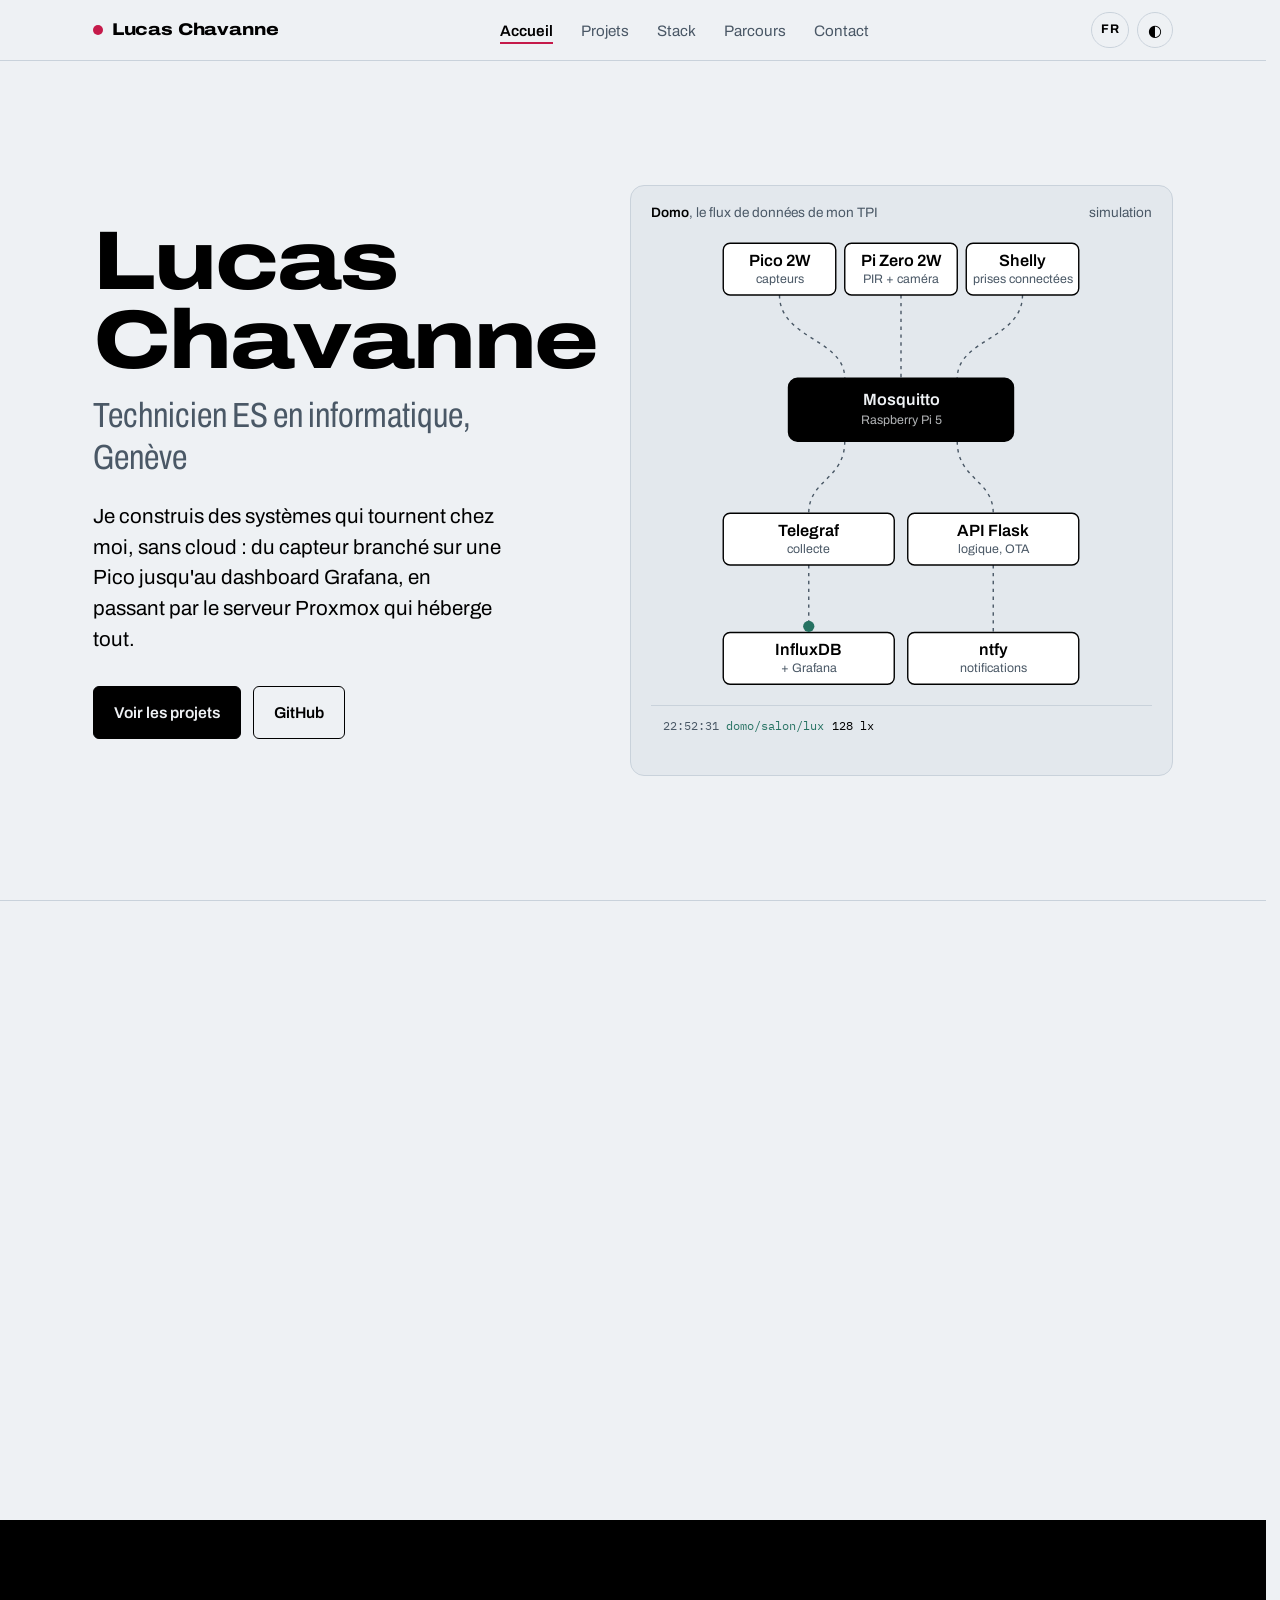
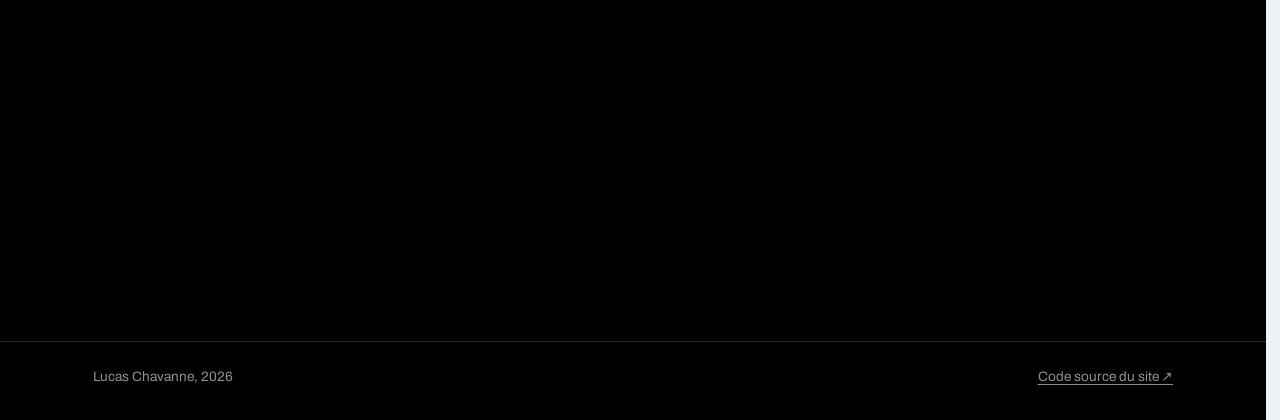
<file: index.html>
<!DOCTYPE html>
<html lang="fr">
<head>
<meta charset="utf-8">
<meta name="viewport" content="width=device-width, initial-scale=1, viewport-fit=cover">
<title>Lucas Chavanne · Systèmes, IoT et self-hosting</title>
<meta name="description" content="Portfolio de Lucas Chavanne, technicien ES en informatique, étudiant à la HEG Genève : administration système, Proxmox, IoT sur Raspberry Pi et Pico 2W, InfluxDB et Grafana.">
<link rel="canonical" href="https://lucas-chvnn.ch/">
<link rel="alternate" hreflang="fr" href="https://lucas-chvnn.ch/">
<link rel="alternate" hreflang="en" href="https://lucas-chvnn.ch/en/">
<link rel="alternate" hreflang="x-default" href="https://lucas-chvnn.ch/">
<meta property="og:type" content="website">
<meta property="og:locale" content="fr_CH">
<meta property="og:locale:alternate" content="en_GB">
<meta property="og:site_name" content="Lucas Chavanne">
<meta property="og:title" content="Lucas Chavanne · Systèmes, IoT et self-hosting">
<meta property="og:description" content="Technicien ES en informatique, étudiant à la HEG Genève. Administration système, IoT et données : de la Pico au dashboard Grafana.">
<meta property="og:url" content="https://lucas-chvnn.ch/">
<meta property="og:image" content="https://lucas-chvnn.ch/assets/og.png">
<meta property="og:image:width" content="1200">
<meta property="og:image:height" content="630">
<meta property="og:image:alt" content="Lucas Chavanne, technicien ES en informatique. Systèmes, IoT et self-hosting.">
<meta name="twitter:card" content="summary_large_image">
<script type="application/ld+json">
{"@context":"https://schema.org","@type":"Person","name":"Lucas Chavanne","url":"https://lucas-chvnn.ch/","jobTitle":"Technicien ES en informatique","address":{"@type":"PostalAddress","addressLocality":"Genève","addressCountry":"CH"},"alumniOf":{"@type":"EducationalOrganization","name":"CFPT Genève"},"sameAs":["https://github.com/lucas-chvnn-info"],"knowsAbout":["Administration système","Virtualisation Proxmox","IoT","MQTT","InfluxDB","Grafana"]}
</script>
<meta name="theme-color" content="#EEF1F4" media="(prefers-color-scheme: light)">
<meta name="theme-color" content="#111112" media="(prefers-color-scheme: dark)">
<link rel="icon" href="data:image/svg+xml,%3Csvg xmlns='http://www.w3.org/2000/svg' viewBox='0 0 32 32'%3E%3Ccircle cx='16' cy='16' r='9' fill='%23C51A4A'/%3E%3C/svg%3E">
<script>
/* Avant le premier rendu : thème enregistré, et splash une seule fois par session */
(function(){
  var d=document.documentElement;
  d.classList.add('js'); /* sans JavaScript, tout le contenu reste visible : voir les règles html:not(.js) */
  try{var t=localStorage.getItem('theme'); if(t) d.setAttribute('data-theme',t);}catch(e){}
  try{
    if(!sessionStorage.getItem('splash') && !matchMedia('(prefers-reduced-motion: reduce)').matches){
      d.classList.add('has-splash'); sessionStorage.setItem('splash','1');
    }
  }catch(e){}
})();
</script>
<link rel="preload" href="/assets/fonts/archivo-latin-wdth-normal.woff2" as="font" type="font/woff2" crossorigin>
<link rel="stylesheet" href="/assets/site.css">
</head>
<body>

<div id="splash" aria-hidden="true">
  <div class="sp-inner">
    <div class="sp-brand"><span class="brand-dot"></span>Lucas Chavanne</div>
    <div class="sp-wire"><i class="sp-pkt"></i></div>
    <div class="sp-log mono"><span class="t">portfolio/accueil</span><span>connecté</span></div>
  </div>
</div>

<a class="skip" href="#top" id="skip">Aller au contenu</a>

<nav class="nav" aria-label="Navigation principale">
  <div class="wrap">
    <a href="#/" class="brand"><span class="brand-dot" aria-hidden="true"></span>Lucas Chavanne</a>
    <ul>
      <li><a href="#/" data-nav="accueil">Accueil</a></li>
      <li><a href="#/projets" data-nav="projets">Projets</a></li>
      <li><a href="#/stack" data-nav="stack">Stack</a></li>
      <li><a href="#/parcours" data-nav="parcours">Parcours</a></li>
      <li><a href="#contact">Contact</a></li>
    </ul>
    <div class="nav-tools">
      <a class="lang" id="langLink" href="/en/" hreflang="en" title="Passer en anglais" aria-label="FR — passer en anglais">FR</a>
      <button class="theme-btn" id="themeBtn" type="button" aria-label="Changer de thème">◐</button>
    </div>
  </div>
</nav>

<main id="top" tabindex="-1">
<div class="page" data-page="accueil" data-title="Lucas Chavanne · Systèmes, IoT et self-hosting">
  <header class="hero">
    <div class="wrap hero-grid">
      <div class="hero-copy">
        <h1>Lucas Chavanne<span>Technicien ES en informatique, Genève</span></h1>
        <p class="lede">Je construis des systèmes qui tournent chez moi, sans cloud : du capteur branché sur une Pico jusqu'au dashboard Grafana, en passant par le serveur Proxmox qui héberge tout.</p>
        <div class="cta-row">
          <a class="btn btn-primary" href="#/projets">Voir les projets</a>
          <a class="btn btn-ghost" href="https://github.com/lucas-chvnn-info" target="_blank" rel="noopener">GitHub</a>
        </div>
      </div>

      <figure class="topo" aria-labelledby="topoCap">
        <div class="topo-head"><span id="topoCap"><strong>Domo</strong>, le flux de données de mon TPI</span><span>simulation</span></div>
        <svg id="topoSvg" viewBox="0 0 600 420" role="img" aria-label="Architecture Domo : la Pico 2W, la Pi Zero 2W et les prises Shelly publient sur le broker Mosquitto du Raspberry Pi 5, qui alimente Telegraf, InfluxDB et Grafana, ainsi que l'API Flask qui envoie les alertes via ntfy."></svg>
        <div class="log mono" id="log" aria-hidden="true"></div>
      </figure>
    </div>
  </header>

  <section id="apropos">
    <div class="wrap">
      <div class="sec-head reveal">
        <h2>À propos</h2>
      </div>
      <div class="about-grid">
        <div class="reveal">
          <p>Technicien ES en informatique diplômé du CFPT Genève, j'étudie maintenant l'informatique de gestion à la HEG Genève, en 2<sup>e</sup> année. Ce qui m'intéresse, c'est l'ensemble de la chaîne : choisir le matériel, écrire le firmware, faire circuler les données proprement et les rendre lisibles.</p>
          <p>La plupart de mes projets tournent sur mon propre serveur Proxmox. J'y héberge mon GitLab avec ses pipelines CI/CD, mes services multimédia et ma domotique.</p>
          <p>Mon travail de diplôme, Domo, est un système domotique complet, entièrement local et open source, conçu du câblage des capteurs jusqu'au déploiement automatisé.</p>
        </div>
        <dl class="facts reveal" style="transition-delay:120ms">
          <div><dt>Diplôme</dt><dd>Technicien ES en informatique, CFPT Genève</dd></div>
          <div><dt>Actuellement</dt><dd>2<sup>e</sup> année d'informatique de gestion, HEG Genève</dd></div>
          <div><dt>Région</dt><dd>Genève, frontière franco-suisse</dd></div>
          <div><dt>Domaines</dt><dd>Serveurs Linux, virtualisation, IoT, données temporelles</dd></div>
        </dl>
      </div>
    </div>
  </section>
</div>

<div class="page" data-page="projets" data-title="Projets · Lucas Chavanne" hidden>
  <section id="projets" class="page-title">
    <div class="wrap">
      <div class="sec-head reveal">
        <h1>Projets</h1>
        <p>Mon travail de diplôme en détail, puis les outils que je construis pour mon propre usage.</p>
      </div>

      <article class="feature reveal" aria-labelledby="domoTitle">
        <div class="feature-body">
          <span class="tag">Travail de diplôme (TPI)</span>
          <h3 id="domoTitle" aria-level="2">Domo</h3>
          <p>Un système domotique entièrement local et open source. Des capteurs sur Pico 2W et Pi Zero 2W publient leurs mesures en MQTT vers un Raspberry Pi 5 qui stocke, affiche et réagit, sans aucun service cloud.</p>
          <ul class="points">
            <li>Capteurs de lumière, son, fuite d'eau et mouvement, avec capture caméra à la détection</li>
            <li>Prises Shelly pilotées et mesurées depuis la même interface</li>
            <li>Mise à jour du firmware des Pico à distance (OTA)</li>
            <li>Alertes sur le téléphone via ntfy</li>
            <li>Pipeline GitLab CI pour tester et déployer</li>
          </ul>
          <ul class="chips" aria-label="Technologies">
            <li>Raspberry Pi 5</li><li>Pico 2W</li><li>MicroPython</li><li>Mosquitto</li><li>Telegraf</li><li>InfluxDB</li><li>Grafana</li><li>Flask</li><li>GitLab CI</li>
          </ul>
          <div class="pcard-links">
            <a class="btn btn-primary" href="https://github.com/lucas-chvnn-info/domo" target="_blank" rel="noopener">Code source sur GitHub ↗</a>
          </div>
        </div>
        <div class="feature-side">
          <h4 aria-level="3">Le trajet d'une mesure</h4>
          <ol class="flow">
            <li><b>Capteur</b><span>La Pico 2W lit le capteur et publie sur un topic MQTT.</span></li>
            <li><b>Broker</b><span>Mosquitto sur le Pi 5 reçoit et redistribue.</span></li>
            <li><b>Stockage</b><span>Telegraf écrit la mesure dans InfluxDB.</span></li>
            <li><b>Affichage</b><span>Grafana trace l'historique en temps réel.</span></li>
            <li><b>Réaction</b><span>L'API Flask déclenche l'action ou l'alerte ntfy.</span></li>
          </ol>
          <details class="learn">
            <summary>Ce que le matériel m'a appris</summary>
            <ul>
              <li>La broche 3V3 du Pi plafonne vers 300 mA : au-delà, un régulateur externe s'impose.</li>
              <li>Les pics d'émission Wi-Fi de la Pico demandent un condensateur de 470 µF plus 100 nF pour rester stable.</li>
              <li>Un simple transistor NPN et une résistance suffisent pour piloter un ventilateur, pas besoin de relais.</li>
              <li>La Camera Module 3 ne se détecte pas seule : il faut forcer l'overlay imx708.</li>
            </ul>
          </details>
        </div>
      </article>

      <div class="sgroup-head reveal"><h3 aria-level="2">Projets perso</h3></div>
      <ul class="pgrid">
        <li class="pcard reveal">
          <div class="pcard-meta"><span class="tag">App iOS</span><span class="pcard-where mono">iOS 17 · Bluetooth LE</span></div>
          <h3>LED Car Control</h3>
          <p>Une app iPhone pour piloter les LED de ma voiture en Bluetooth, à la place de l'app générique livrée avec le contrôleur.</p>
          <ul class="points">
            <li>Couleur, luminosité et allumage pour les deux protocoles les plus répandus (Triones, ELK-BLEDOM)</li>
            <li>Commandes Siri et Raccourcis : «&nbsp;Allume les LED&nbsp;», «&nbsp;Mets les LED en bleu&nbsp;»</li>
            <li>Plusieurs contrôleurs enregistrés sous un nom, avec bascule rapide</li>
            <li>Écran de diagnostic et envoi de trames hex pour décoder un protocole inconnu</li>
          </ul>
          <ul class="chips" aria-label="Technologies">
            <li>Swift</li><li>SwiftUI</li><li>Core Bluetooth</li><li>App Intents</li>
          </ul>
          <div class="pcard-links"><span class="pcard-note">Usage perso, pas publiée sur l'App Store.</span></div>
        </li>
        <li class="pcard reveal" style="transition-delay:100ms">
          <div class="pcard-meta"><span class="tag">PWA</span><span class="pcard-where mono">recettes.lucas-chvnn.ch</span></div>
          <h3>Mes recettes</h3>
          <p>Mon carnet de recettes, installable sur le téléphone. J'ajoute une recette directement en cuisine, avec sa photo, sa note et ses étapes.</p>
          <ul class="points">
            <li>Installable sur iPhone et Android, avec service worker</li>
            <li>Ingrédients choisis dans une liste déroulante, étapes numérotées</li>
            <li>Fonctions serverless Vercel et stockage Vercel Blob privé</li>
            <li>Lecture libre, écriture protégée par mot de passe et jeton HMAC</li>
          </ul>
          <ul class="chips" aria-label="Technologies">
            <li>JavaScript</li><li>PWA</li><li>Node.js</li><li>Vercel Functions</li><li>Vercel Blob</li>
          </ul>
          <div class="pcard-links">
            <a class="btn btn-primary" href="https://recettes.lucas-chvnn.ch" target="_blank" rel="noopener">Voir le site ↗</a>
          </div>
        </li>
        <li class="pcard reveal" style="transition-delay:200ms">
          <div class="pcard-meta"><span class="tag">Site web</span><span class="pcard-where mono">photos.lucas-chvnn.ch</span></div>
          <h3>Galerie photos</h3>
          <p>Ma galerie de photos, surtout des voitures et des lieux. Une IA qui tourne sur mon Mac analyse chaque photo : marque, modèle et génération pour une voiture, endroit pour un paysage.</p>
          <ul class="points">
            <li>IA de vision locale et gratuite (Ollama, Qwen3-VL), sans API payante</li>
            <li>Photos classées par thème et placées sur une carte grâce au GPS</li>
            <li>Admin locale : ajout, correction, puis «&nbsp;Publier&nbsp;» pousse sur GitHub et Vercel</li>
            <li>Images redimensionnées et nettoyées de leurs métadonnées EXIF</li>
          </ul>
          <ul class="chips" aria-label="Technologies">
            <li>Node.js</li><li>Express</li><li>Ollama</li><li>sharp</li><li>Leaflet</li><li>Vercel</li>
          </ul>
          <div class="pcard-links">
            <a class="btn btn-primary" href="https://photos.lucas-chvnn.ch" target="_blank" rel="noopener">Voir le site ↗</a>
            <a class="btn btn-ghost" href="https://github.com/lucas-chvnn-info/photos-lucas-chavanne" target="_blank" rel="noopener">Code source</a>
          </div>
        </li>
      </ul>
    </div>
  </section>

</div>

<div class="page" data-page="stack" data-title="Stack technique · Lucas Chavanne" hidden>
  <section id="stack" class="page-title">
    <div class="wrap">
      <div class="sec-head reveal">
        <h1>Stack technique</h1>
        <p>Les outils que j'utilise, avec ce que j'en fais concrètement.</p>
      </div>
    </div>
    <div class="sbar">
      <div class="wrap">
        <div class="sfilters filters" role="group" aria-label="Filtrer la stack">
          <button type="button" data-g="all" aria-pressed="true">Tout</button>
        </div>
      </div>
    </div>
    <div class="wrap">
      <noscript><p class="noscript">La liste des outils est générée par JavaScript. Elle est vide tant qu'il est désactivé.</p></noscript>
      <div id="stackGrid"></div>
    </div>
  </section>

</div>

<div class="page" data-page="parcours" data-title="Parcours · Lucas Chavanne" hidden>
  <section id="parcours" class="page-title">
    <div class="wrap">
      <div class="sec-head reveal">
        <h1>Parcours</h1>
      </div>
      <ol class="timeline">
        <li class="reveal">
          <span class="when">Apprentissage · 4 ans</span>
          <h3 aria-level="2">CFC informaticien, développement d'applications</h3>
          <p>CFPT Genève. Bases de la programmation : algorithmique, bases de données, développement web et desktop.</p>
        </li>
        <li class="reveal" style="transition-delay:120ms">
          <span class="when">Formation · 2 ans</span>
          <h3 aria-level="2">CFPT Genève, technicien ES en informatique</h3>
          <p>Administration de serveurs Linux et Windows, virtualisation, réseaux, développement. Projets d'école dont le coffre connecté Portkey Coffer et un comparatif Proxmox et VMware ESXi. Stage chez Genève Roule, présenté ensuite en anglais lors de l'examen oral.</p>
        </li>
        <li class="now reveal" style="transition-delay:240ms">
          <span class="when">Dès septembre 2026 · 2 ans</span>
          <h3 aria-level="2">HEG Genève, informatique de gestion</h3>
          <p>Entrée directe en 2<sup>e</sup> année grâce au diplôme ES, pour deux ans de formation. Actuellement en 2<sup>e</sup> année, en parallèle de mes projets d'infrastructure à la maison.</p>
        </li>
      </ol>
    </div>
  </section>

</div>

  <section id="contact" class="contact">
    <div class="wrap">
      <h2 class="reveal">Contact</h2>
      <p class="reveal" style="transition-delay:80ms">Je suis ouvert aux stages, jobs étudiants et projets en administration système, IoT ou DevOps dans la région genevoise.</p>
      <div class="contact-links reveal" style="transition-delay:160ms">
        <a class="btn btn-primary" href="mailto:lucas.chavanne.info@gmail.com">Écrire un e-mail</a>
        <a class="btn btn-ghost" href="https://github.com/lucas-chvnn-info" target="_blank" rel="noopener">Mon GitHub</a>
      </div>
    </div>
  </section>
</main>

<footer>
  <div class="wrap">
    <span>Lucas Chavanne, 2026</span>
    <a href="https://github.com/lucas-chvnn-info/portfolio-lucas-chavanne" target="_blank" rel="noopener">Code source du site ↗</a>
  </div>
</footer>

<script src="/assets/i18n.js"></script>
<script src="/assets/site.js"></script>
</body>
</html>
</file>
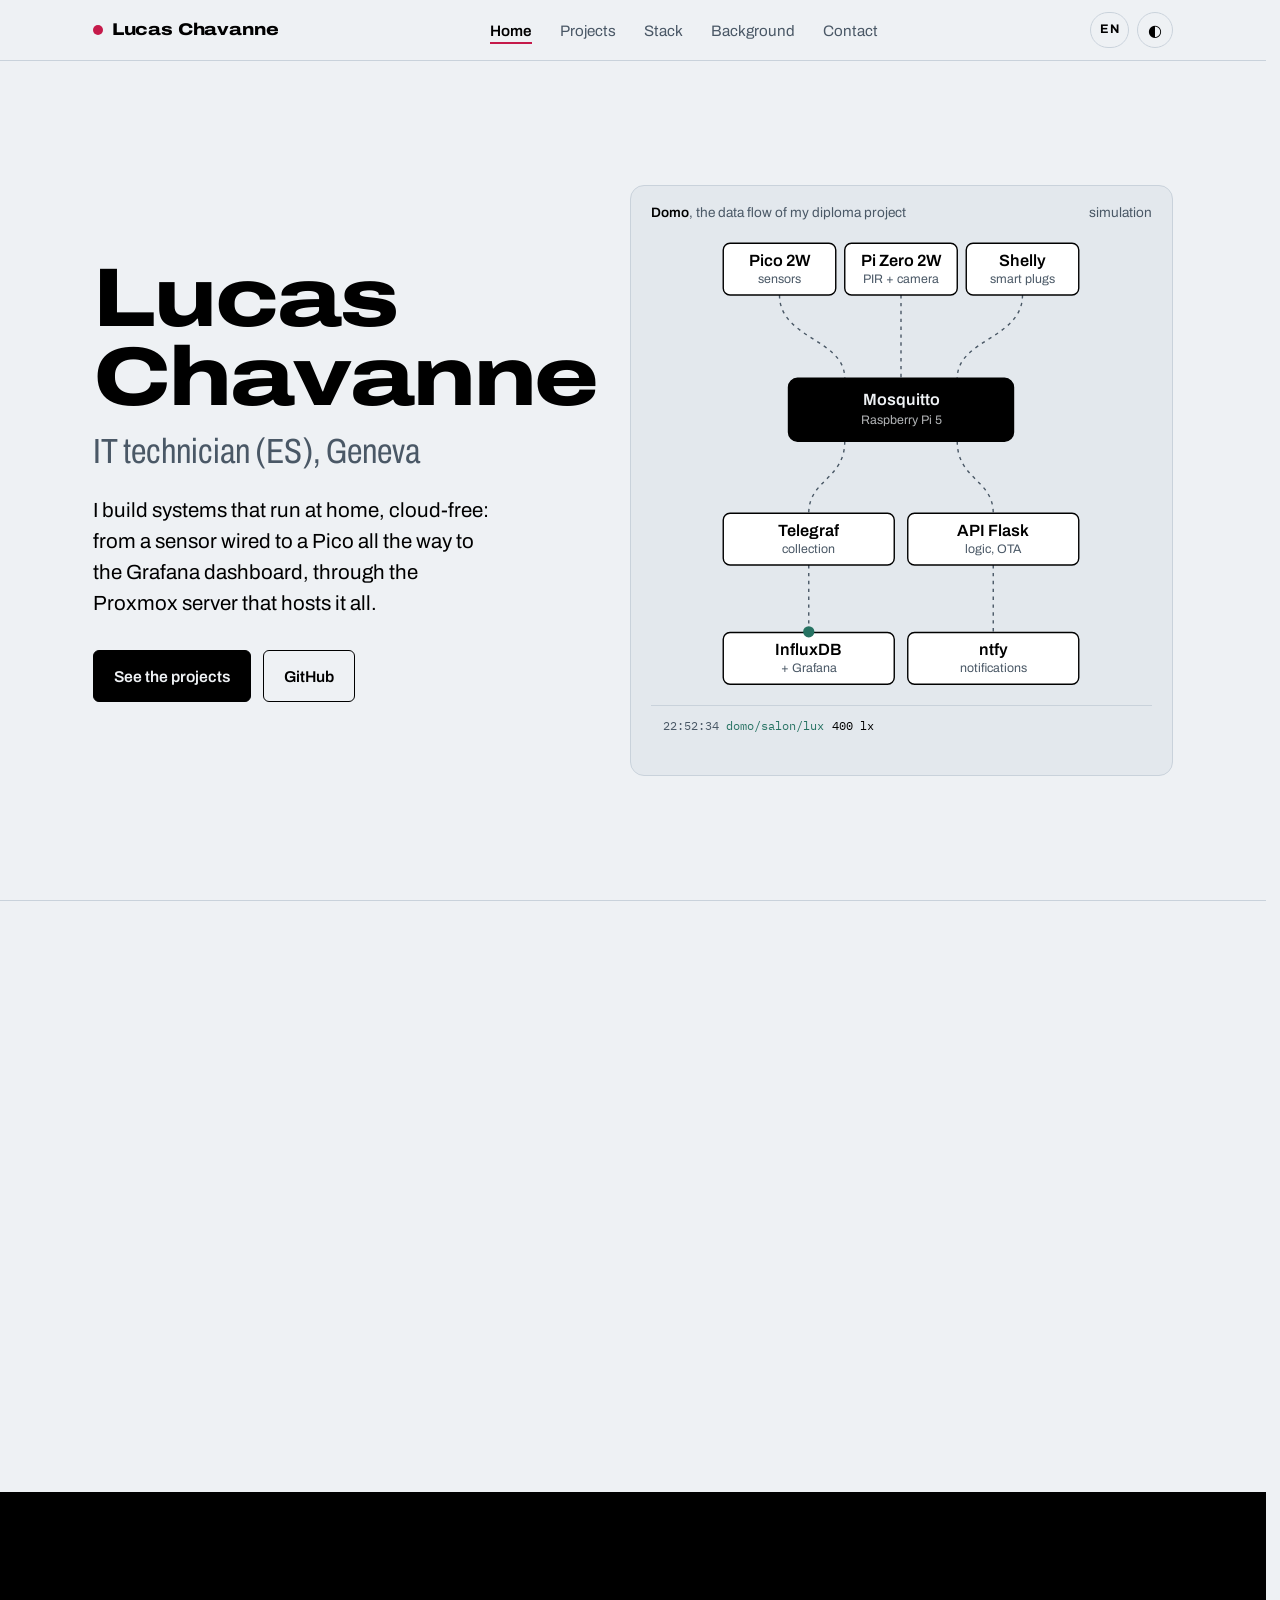
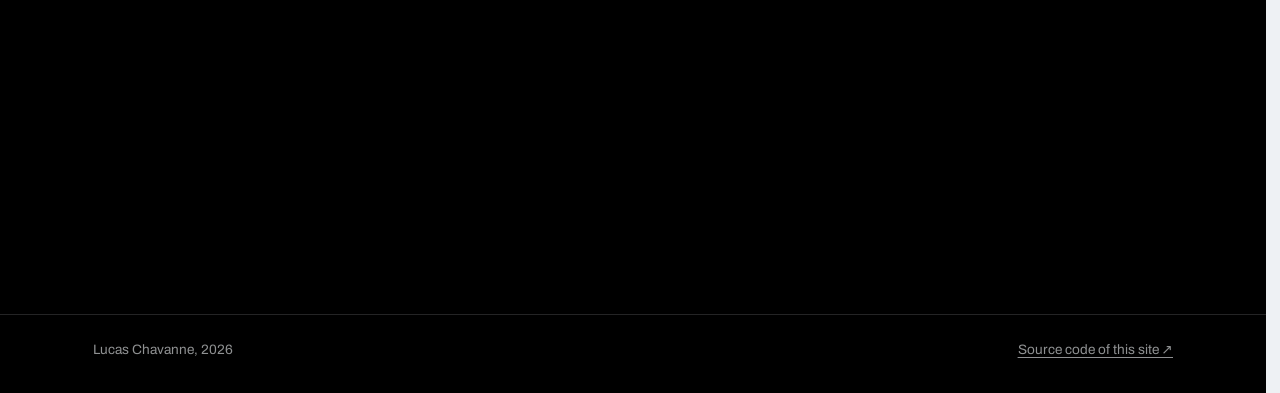
<file: en/index.html>
<!DOCTYPE html>
<html lang="en">
<head>
<meta charset="utf-8">
<meta name="viewport" content="width=device-width, initial-scale=1, viewport-fit=cover">
<title>Lucas Chavanne · Systems, IoT and self-hosting</title>
<meta name="description" content="Portfolio of Lucas Chavanne, IT technician (ES) and student at HEG Geneva: system administration, Proxmox, IoT on Raspberry Pi and Pico 2W, InfluxDB and Grafana.">
<link rel="canonical" href="https://lucas-chvnn.ch/en/">
<link rel="alternate" hreflang="fr" href="https://lucas-chvnn.ch/">
<link rel="alternate" hreflang="en" href="https://lucas-chvnn.ch/en/">
<link rel="alternate" hreflang="x-default" href="https://lucas-chvnn.ch/">
<meta property="og:type" content="website">
<meta property="og:locale" content="en_GB">
<meta property="og:locale:alternate" content="fr_CH">
<meta property="og:site_name" content="Lucas Chavanne">
<meta property="og:title" content="Lucas Chavanne · Systems, IoT and self-hosting">
<meta property="og:description" content="IT technician (ES), student at HEG Geneva. System administration, IoT and data: from the Pico to the Grafana dashboard.">
<meta property="og:url" content="https://lucas-chvnn.ch/en/">
<meta property="og:image" content="https://lucas-chvnn.ch/assets/og-en.png">
<meta property="og:image:width" content="1200">
<meta property="og:image:height" content="630">
<meta property="og:image:alt" content="Lucas Chavanne, IT technician (ES). Systems, IoT and self-hosting.">
<meta name="twitter:card" content="summary_large_image">
<script type="application/ld+json">
{"@context":"https://schema.org","@type":"Person","name":"Lucas Chavanne","url":"https://lucas-chvnn.ch/en/","jobTitle":"IT technician (ES)","address":{"@type":"PostalAddress","addressLocality":"Geneva","addressCountry":"CH"},"alumniOf":{"@type":"EducationalOrganization","name":"CFPT Geneva"},"sameAs":["https://github.com/lucas-chvnn-info"],"knowsAbout":["System administration","Proxmox virtualisation","IoT","MQTT","InfluxDB","Grafana"]}
</script>
<meta name="theme-color" content="#EEF1F4" media="(prefers-color-scheme: light)">
<meta name="theme-color" content="#111112" media="(prefers-color-scheme: dark)">
<link rel="icon" href="data:image/svg+xml,%3Csvg xmlns='http://www.w3.org/2000/svg' viewBox='0 0 32 32'%3E%3Ccircle cx='16' cy='16' r='9' fill='%23C51A4A'/%3E%3C/svg%3E">
<script>
/* Avant le premier rendu : thème enregistré, et splash une seule fois par session */
(function(){
  var d=document.documentElement;
  d.classList.add('js'); /* sans JavaScript, tout le contenu reste visible : voir les règles html:not(.js) */
  try{var t=localStorage.getItem('theme'); if(t) d.setAttribute('data-theme',t);}catch(e){}
  try{
    if(!sessionStorage.getItem('splash') && !matchMedia('(prefers-reduced-motion: reduce)').matches){
      d.classList.add('has-splash'); sessionStorage.setItem('splash','1');
    }
  }catch(e){}
})();
</script>
<link rel="preload" href="/assets/fonts/archivo-latin-wdth-normal.woff2" as="font" type="font/woff2" crossorigin>
<link rel="stylesheet" href="/assets/site.css">
</head>
<body>

<div id="splash" aria-hidden="true">
  <div class="sp-inner">
    <div class="sp-brand"><span class="brand-dot"></span>Lucas Chavanne</div>
    <div class="sp-wire"><i class="sp-pkt"></i></div>
    <div class="sp-log mono"><span class="t">portfolio/home</span><span>connected</span></div>
  </div>
</div>

<a class="skip" href="#top" id="skip">Skip to content</a>

<nav class="nav" aria-label="Main navigation">
  <div class="wrap">
    <a href="#/" class="brand"><span class="brand-dot" aria-hidden="true"></span>Lucas Chavanne</a>
    <ul>
      <li><a href="#/" data-nav="accueil">Home</a></li>
      <li><a href="#/projects" data-nav="projets">Projects</a></li>
      <li><a href="#/stack" data-nav="stack">Stack</a></li>
      <li><a href="#/background" data-nav="parcours">Background</a></li>
      <li><a href="#contact">Contact</a></li>
    </ul>
    <div class="nav-tools">
      <a class="lang" id="langLink" href="/" hreflang="fr" title="Switch to French" aria-label="EN — switch to French">EN</a>
      <button class="theme-btn" id="themeBtn" type="button" aria-label="Toggle theme">◐</button>
    </div>
  </div>
</nav>

<main id="top" tabindex="-1">
<div class="page" data-page="accueil" data-title="Lucas Chavanne · Systems, IoT and self-hosting">
  <header class="hero">
    <div class="wrap hero-grid">
      <div class="hero-copy">
        <h1>Lucas Chavanne<span>IT technician (ES), Geneva</span></h1>
        <p class="lede">I build systems that run at home, cloud-free: from a sensor wired to a Pico all the way to the Grafana dashboard, through the Proxmox server that hosts it all.</p>
        <div class="cta-row">
          <a class="btn btn-primary" href="#/projects">See the projects</a>
          <a class="btn btn-ghost" href="https://github.com/lucas-chvnn-info" target="_blank" rel="noopener">GitHub</a>
        </div>
      </div>

      <figure class="topo" aria-labelledby="topoCap">
        <div class="topo-head"><span id="topoCap"><strong>Domo</strong>, the data flow of my diploma project</span><span>simulation</span></div>
        <svg id="topoSvg" viewBox="0 0 600 420" role="img" aria-label="Domo architecture: the Pico 2W, the Pi Zero 2W and the Shelly plugs publish to the Mosquitto broker on the Raspberry Pi 5, which feeds Telegraf, InfluxDB and Grafana, as well as the Flask API that sends alerts via ntfy."></svg>
        <div class="log mono" id="log" aria-hidden="true"></div>
      </figure>
    </div>
  </header>

  <section id="apropos">
    <div class="wrap">
      <div class="sec-head reveal">
        <h2>About</h2>
      </div>
      <div class="about-grid">
        <div class="reveal">
          <p>I graduated as an IT technician (ES) from CFPT Geneva, and I now study business information technology at HEG Geneva, in my 2<sup>nd</sup> year. What interests me is the whole chain: choosing the hardware, writing the firmware, moving data around cleanly and making it readable.</p>
          <p>Most of my projects run on my own Proxmox server. It hosts my GitLab with its CI/CD pipelines, my media services and my home automation.</p>
          <p>My diploma project, Domo, is a complete home automation system, fully local and open source, designed from the wiring of the sensors all the way to automated deployment.</p>
        </div>
        <dl class="facts reveal" style="transition-delay:120ms">
          <div><dt>Diploma</dt><dd>IT technician (ES), CFPT Geneva</dd></div>
          <div><dt>Currently</dt><dd>2<sup>nd</sup> year of business information technology, HEG Geneva</dd></div>
          <div><dt>Region</dt><dd>Geneva, on the French–Swiss border</dd></div>
          <div><dt>Areas</dt><dd>Linux servers, virtualisation, IoT, time-series data</dd></div>
        </dl>
      </div>
    </div>
  </section>
</div>

<div class="page" data-page="projets" data-title="Projects · Lucas Chavanne" hidden>
  <section id="projets" class="page-title">
    <div class="wrap">
      <div class="sec-head reveal">
        <h1>Projects</h1>
        <p>My diploma project in detail, then the tools I build for my own use.</p>
      </div>

      <article class="feature reveal" aria-labelledby="domoTitle">
        <div class="feature-body">
          <span class="tag">Diploma project (TPI)</span>
          <h3 id="domoTitle" aria-level="2">Domo</h3>
          <p>A fully local, open-source home automation system. Sensors on Pico 2W and Pi Zero 2W publish their measurements over MQTT to a Raspberry Pi 5 that stores, displays and reacts, with no cloud service at all.</p>
          <ul class="points">
            <li>Light, sound, water-leak and motion sensors, with camera capture on detection</li>
            <li>Shelly plugs controlled and metered from the same interface</li>
            <li>Remote firmware updates for the Picos (OTA)</li>
            <li>Phone alerts via ntfy</li>
            <li>GitLab CI pipeline for testing and deployment</li>
          </ul>
          <ul class="chips" aria-label="Technologies">
            <li>Raspberry Pi 5</li><li>Pico 2W</li><li>MicroPython</li><li>Mosquitto</li><li>Telegraf</li><li>InfluxDB</li><li>Grafana</li><li>Flask</li><li>GitLab CI</li>
          </ul>
          <div class="pcard-links">
            <a class="btn btn-primary" href="https://github.com/lucas-chvnn-info/domo" target="_blank" rel="noopener">Source code on GitHub ↗</a>
          </div>
        </div>
        <div class="feature-side">
          <h4 aria-level="3">The journey of a measurement</h4>
          <ol class="flow">
            <li><b>Sensor</b><span>The Pico 2W reads the sensor and publishes to an MQTT topic.</span></li>
            <li><b>Broker</b><span>Mosquitto on the Pi 5 receives and redistributes.</span></li>
            <li><b>Storage</b><span>Telegraf writes the measurement into InfluxDB.</span></li>
            <li><b>Display</b><span>Grafana plots the history in real time.</span></li>
            <li><b>Reaction</b><span>The Flask API triggers the action or the ntfy alert.</span></li>
          </ol>
          <details class="learn">
            <summary>What the hardware taught me</summary>
            <ul>
              <li>The Pi's 3V3 pin tops out around 300 mA: beyond that, an external regulator is needed.</li>
              <li>The Pico's Wi-Fi transmission spikes need a 470 µF and a 100 nF capacitor to stay stable.</li>
              <li>A simple NPN transistor and a resistor are enough to drive a fan, no relay needed.</li>
              <li>The Camera Module 3 is not detected on its own: you have to force the imx708 overlay.</li>
            </ul>
          </details>
        </div>
      </article>

      <div class="sgroup-head reveal"><h3 aria-level="2">Personal projects</h3></div>
      <ul class="pgrid">
        <li class="pcard reveal">
          <div class="pcard-meta"><span class="tag">iOS app</span><span class="pcard-where mono">iOS 17 · Bluetooth LE</span></div>
          <h3>LED Car Control</h3>
          <p>An iPhone app to control my car's LED strips over Bluetooth, instead of the generic app shipped with the controller.</p>
          <ul class="points">
            <li>Colour, brightness and power for the two most common protocols (Triones, ELK-BLEDOM)</li>
            <li>Siri and Shortcuts commands: “Turn on the LEDs”, “Set the LEDs to blue”</li>
            <li>Several controllers saved under a name, with quick switching</li>
            <li>Diagnostics screen and raw hex frame sending to reverse-engineer an unknown protocol</li>
          </ul>
          <ul class="chips" aria-label="Technologies">
            <li>Swift</li><li>SwiftUI</li><li>Core Bluetooth</li><li>App Intents</li>
          </ul>
          <div class="pcard-links"><span class="pcard-note">For personal use, not published on the App Store.</span></div>
        </li>
        <li class="pcard reveal" style="transition-delay:100ms">
          <div class="pcard-meta"><span class="tag">PWA</span><span class="pcard-where mono">recettes.lucas-chvnn.ch</span></div>
          <h3>My recipes</h3>
          <p>My recipe notebook, installable on a phone. I add a recipe right in the kitchen, with its photo, rating and steps.</p>
          <ul class="points">
            <li>Installable on iPhone and Android, with a service worker</li>
            <li>Ingredients picked from a dropdown, numbered steps</li>
            <li>Vercel serverless functions and private Vercel Blob storage</li>
            <li>Open to read, write access protected by a password and an HMAC token</li>
          </ul>
          <ul class="chips" aria-label="Technologies">
            <li>JavaScript</li><li>PWA</li><li>Node.js</li><li>Vercel Functions</li><li>Vercel Blob</li>
          </ul>
          <div class="pcard-links">
            <a class="btn btn-primary" href="https://recettes.lucas-chvnn.ch" target="_blank" rel="noopener">Visit the site ↗</a>
          </div>
        </li>
        <li class="pcard reveal" style="transition-delay:200ms">
          <div class="pcard-meta"><span class="tag">Website</span><span class="pcard-where mono">photos.lucas-chvnn.ch</span></div>
          <h3>Photo gallery</h3>
          <p>My photo gallery, mostly cars and places. An AI running on my Mac analyses each photo: make, model and generation for a car, location for a landscape.</p>
          <ul class="points">
            <li>Local, free vision AI (Ollama, Qwen3-VL), no paid API</li>
            <li>Photos sorted by theme and placed on a map using GPS</li>
            <li>Local admin: add, fix, then “Publish” pushes to GitHub and Vercel</li>
            <li>Images resized and stripped of their EXIF metadata</li>
          </ul>
          <ul class="chips" aria-label="Technologies">
            <li>Node.js</li><li>Express</li><li>Ollama</li><li>sharp</li><li>Leaflet</li><li>Vercel</li>
          </ul>
          <div class="pcard-links">
            <a class="btn btn-primary" href="https://photos.lucas-chvnn.ch" target="_blank" rel="noopener">Visit the site ↗</a>
            <a class="btn btn-ghost" href="https://github.com/lucas-chvnn-info/photos-lucas-chavanne" target="_blank" rel="noopener">Source code</a>
          </div>
        </li>
      </ul>
    </div>
  </section>

</div>

<div class="page" data-page="stack" data-title="Tech stack · Lucas Chavanne" hidden>
  <section id="stack" class="page-title">
    <div class="wrap">
      <div class="sec-head reveal">
        <h1>Tech stack</h1>
        <p>The tools I use, and what I actually do with them.</p>
      </div>
    </div>
    <div class="sbar">
      <div class="wrap">
        <div class="sfilters filters" role="group" aria-label="Filter the stack">
          <button type="button" data-g="all" aria-pressed="true">All</button>
        </div>
      </div>
    </div>
    <div class="wrap">
      <noscript><p class="noscript">The tool list is generated by JavaScript. It stays empty while JavaScript is disabled.</p></noscript>
      <div id="stackGrid"></div>
    </div>
  </section>

</div>

<div class="page" data-page="parcours" data-title="Background · Lucas Chavanne" hidden>
  <section id="parcours" class="page-title">
    <div class="wrap">
      <div class="sec-head reveal">
        <h1>Background</h1>
      </div>
      <ol class="timeline">
        <li class="reveal">
          <span class="when">Apprenticeship · 4 years</span>
          <h3 aria-level="2">Federal VET Diploma (CFC) in IT, application development</h3>
          <p>CFPT Geneva. Programming fundamentals: algorithms, databases, web and desktop development.</p>
        </li>
        <li class="reveal" style="transition-delay:120ms">
          <span class="when">Training · 2 years</span>
          <h3 aria-level="2">CFPT Geneva, IT technician (ES)</h3>
          <p>Linux and Windows server administration, virtualisation, networking, development. School projects including the connected safe Portkey Coffer and a Proxmox vs VMware ESXi comparison. Internship at Genève Roule, later presented in English for the oral exam.</p>
        </li>
        <li class="now reveal" style="transition-delay:240ms">
          <span class="when">From September 2026 · 2 years</span>
          <h3 aria-level="2">HEG Geneva, business information technology</h3>
          <p>Direct entry into the 2<sup>nd</sup> year thanks to the ES diploma, for two years of study. Currently in the 2<sup>nd</sup> year, alongside my infrastructure projects at home.</p>
        </li>
      </ol>
    </div>
  </section>

</div>

  <section id="contact" class="contact">
    <div class="wrap">
      <h2 class="reveal">Contact</h2>
      <p class="reveal" style="transition-delay:80ms">I'm open to internships, student jobs and projects in system administration, IoT or DevOps in the Geneva area.</p>
      <div class="contact-links reveal" style="transition-delay:160ms">
        <a class="btn btn-primary" href="mailto:lucas.chavanne.info@gmail.com">Send an email</a>
        <a class="btn btn-ghost" href="https://github.com/lucas-chvnn-info" target="_blank" rel="noopener">My GitHub</a>
      </div>
    </div>
  </section>
</main>

<footer>
  <div class="wrap">
    <span>Lucas Chavanne, 2026</span>
    <a href="https://github.com/lucas-chvnn-info/portfolio-lucas-chavanne" target="_blank" rel="noopener">Source code of this site ↗</a>
  </div>
</footer>

<script src="/assets/i18n.js"></script>
<script src="/assets/site.js"></script>
</body>
</html>
</file>
<file: assets/site.css>
/* Polices auto-hébergées (licence OFL, voir assets/fonts) : pas de requête vers un tiers */
@font-face{font-family:"Archivo";font-style:normal;font-weight:100 900;font-stretch:62% 125%;font-display:swap;src:url(fonts/archivo-latin-wdth-normal.woff2) format("woff2")}
@font-face{font-family:"IBM Plex Mono";font-style:normal;font-weight:400;font-display:swap;src:url(fonts/ibm-plex-mono-latin-400-normal.woff2) format("woff2")}
:root{
  --paper:#EEF1F4;
  --paper-2:#E3E8ED;
  --ink:#000000;
  --ink-soft:#4A5866;
  --rule:#C9D2DB;
  --raspberry:#C51A4A;
  --signal:#267262; /* assez sombre pour rester lisible (AA) sur toutes les surfaces claires */
  --node:#FFFFFF;
  --focus:#1D5FD1;
  --nav-h:61px;
  box-sizing:border-box;
  color-scheme:light;
}
@media (prefers-color-scheme: dark){
  :root:not([data-theme="light"]){
    --paper:#111112;
    --paper-2:#1B1B1D;
    --ink:#EDEDED;
    --ink-soft:#A1A1A6;
    --rule:#303033;
    --raspberry:#F0507A;
    --signal:#5CC2AC;
    --node:#232326;
    --focus:#7FB0FF;
    color-scheme:dark;
  }
}
:root[data-theme="dark"]{
  --paper:#111112;
  --paper-2:#1B1B1D;
  --ink:#EDEDED;
  --ink-soft:#A1A1A6;
  --rule:#303033;
  --raspberry:#F0507A;
  --signal:#5CC2AC;
  --node:#232326;
  --focus:#7FB0FF;
  color-scheme:dark;
}
*,*::before,*::after{box-sizing:inherit}
html{scroll-padding-top:110px;scroll-behavior:smooth;scrollbar-gutter:stable}

/* Barre de défilement : suit le thème, framboise au survol.
   Chrome et Safari lisent les pseudo-éléments WebKit, Firefox les propriétés standard. */
@supports selector(::-webkit-scrollbar){
  ::-webkit-scrollbar{width:14px;height:14px}
  ::-webkit-scrollbar-track{background:var(--paper);border-left:1px solid var(--rule)}
  ::-webkit-scrollbar-thumb{
    background:color-mix(in srgb,var(--ink-soft) 55%,transparent);
    border:4px solid var(--paper);border-radius:999px;background-clip:padding-box;min-height:48px;
  }
  ::-webkit-scrollbar-thumb:hover,::-webkit-scrollbar-thumb:active{background:var(--raspberry);background-clip:padding-box}
  ::-webkit-scrollbar-corner{background:var(--paper)}
  .nav ul::-webkit-scrollbar{display:none}
}
@supports not selector(::-webkit-scrollbar){
  html{scrollbar-width:thin;scrollbar-color:color-mix(in srgb,var(--ink-soft) 55%,var(--paper)) var(--paper)}
}
@media (prefers-reduced-motion: reduce){html{scroll-behavior:auto}}
body{
  margin:0;background:var(--paper);color:var(--ink);
  font-family:"Archivo",system-ui,-apple-system,"Segoe UI",Roboto,sans-serif;
  font-variation-settings:"wdth" 100;
  font-size:1.0625rem;line-height:1.6;
  -webkit-font-smoothing:antialiased;
}
img,svg{max-width:100%}
a{color:inherit}
:focus-visible{outline:3px solid var(--focus);outline-offset:3px;border-radius:2px}
.wrap{
  max-width:1160px;margin:0 auto;
  padding-left:max(clamp(1.25rem,4vw,2.5rem),env(safe-area-inset-left,0px));
  padding-right:max(clamp(1.25rem,4vw,2.5rem),env(safe-area-inset-right,0px));
}
.mono{font-family:"IBM Plex Mono",ui-monospace,SFMono-Regular,Menlo,monospace}

/* Nav */
.nav{
  position:sticky;top:0;z-index:10;padding-top:env(safe-area-inset-top,0px);
  background:color-mix(in srgb,var(--paper) 88%,transparent);
  backdrop-filter:blur(10px);-webkit-backdrop-filter:blur(10px);
  border-bottom:1px solid var(--rule);
}
.nav .wrap{display:flex;align-items:center;justify-content:space-between;gap:1rem;height:60px}
.brand{font-weight:800;font-variation-settings:"wdth" 120;text-decoration:none;letter-spacing:-.01em;display:flex;align-items:center;gap:.55rem}
.brand-dot{width:10px;height:10px;border-radius:50%;background:var(--raspberry)}
.nav ul{display:flex;gap:clamp(.75rem,2.5vw,1.75rem);list-style:none;margin:0;padding:0}
.nav ul a{text-decoration:none;color:var(--ink-soft);font-size:.95rem;transition:color .15s ease}
.nav ul a:hover{color:var(--ink)}
.nav-tools{display:flex;align-items:center;gap:.5rem;flex:none}
.lang{
  display:grid;place-items:center;min-width:36px;height:36px;padding:0 .55rem;
  border:1px solid var(--rule);border-radius:999px;color:var(--ink);
  font-size:.78rem;font-weight:700;letter-spacing:.05em;text-decoration:none;transition:border-color .15s ease;
}
.lang:hover{border-color:var(--ink-soft)}
.theme-btn{
  background:none;border:1px solid var(--rule);color:var(--ink);border-radius:999px;
  width:36px;height:36px;display:grid;place-items:center;cursor:pointer;font-size:1rem;flex:none;
}
.nav ul a[aria-current="page"]{color:var(--ink);font-weight:600;box-shadow:inset 0 -2px 0 var(--raspberry)}
.nav ul a{padding:.35rem 0}
@media (max-width:720px){
  .nav .wrap{height:auto;flex-wrap:wrap;row-gap:0;padding-top:.2rem}
  .nav ul{order:3;width:100%;justify-content:space-between;overflow-x:auto;gap:.4rem;scrollbar-width:none}
  .nav ul a{white-space:nowrap;font-size:.88rem}
}
/* Cibles tactiles de 44 px sur mobile et écrans tactiles */
@media (max-width:720px),(pointer:coarse){
  .brand{min-height:44px}
  .nav ul a{display:inline-flex;align-items:center;min-height:44px;padding:0 .1rem}
  .theme-btn{width:44px;height:44px}
  .lang{min-width:44px;height:44px}
  .filters button{min-height:44px}
}
/* Très petits écrans (320 px) : le nom, le bouton de langue et le thème tiennent sur une ligne,
   et les libellés plus longs de la version anglaise (Background, Projects) restent visibles en entier */
@media (max-width:380px){
  .nav .wrap{gap:.5rem}
  .brand{font-size:.92rem;white-space:nowrap}
  .nav ul{gap:.3rem}
  .nav ul a{font-size:.82rem}
}
.page[hidden]{display:none}
/* Sans JavaScript : toutes les pages s'empilent, rien n'est masqué ni vide */
html:not(.js) .page[hidden]{display:block}
html:not(.js) .topo,html:not(.js) .sbar{display:none}
.noscript{margin:1.5rem 0;padding:1rem 1.25rem;border:1px solid var(--rule);border-radius:10px;background:var(--paper-2);color:var(--ink-soft)}
/* Lien d'évitement : visible uniquement au clavier */
.skip{position:fixed;left:1rem;top:-4rem;z-index:200;padding:.6rem 1rem;border-radius:6px;background:var(--ink);color:var(--paper);font-weight:600;text-decoration:none}
.skip:focus{top:calc(.75rem + env(safe-area-inset-top,0px))}
/* Cibles de focus programmatique (titre de page, contenu) : pas d'anneau, ce ne sont pas des contrôles */
[tabindex="-1"]:focus{outline:none}
.page > section:first-child{border-top:none}
.page-title{padding-top:clamp(2.5rem,6vw,4.5rem)}
/* min(…, 11.5vw) : à 320 px, le mot le plus long (« Background ») doit tenir sur une ligne */
.page-title h1{font-size:min(clamp(2.6rem,6.5vw,4.6rem),11.5vw);line-height:1;margin:0;font-weight:800;font-variation-settings:"wdth" 125;letter-spacing:-.02em}
.page-title .sec-head{grid-template-columns:minmax(0,1fr);align-items:start;row-gap:1rem}
/* Hero */
.hero{
  display:flex;align-items:center;
  min-height:calc(100vh - var(--nav-h));min-height:calc(100svh - var(--nav-h));
  padding:clamp(1.25rem,3svh,2.5rem) 0;
}
.hero .wrap{width:100%}
.hero-grid{display:grid;grid-template-columns:minmax(0,1fr) minmax(0,1.15fr);gap:clamp(2rem,5vw,4rem);align-items:center}
@media (max-width:900px){
  /* Petit écran : le texte remplit le premier écran, le schéma vient juste dessous */
  .hero{display:block;min-height:0;padding:0}
  .hero-grid{grid-template-columns:minmax(0,1fr);gap:0}
  .hero-copy{
    min-height:calc(100vh - var(--nav-h));min-height:calc(100svh - var(--nav-h));
    display:flex;flex-direction:column;justify-content:center;padding:2rem 0;
  }
  .topo{margin-bottom:clamp(2rem,5vw,4rem)}
}
.hero h1{
  font-size:clamp(2.3rem,min(7vw,11svh),5.2rem);line-height:.95;margin:0 0 clamp(.75rem,2.5svh,1.5rem);
  font-weight:800;font-variation-settings:"wdth" 125;letter-spacing:-.025em;
}
.hero h1 span{display:block;font-weight:400;font-variation-settings:"wdth" 75;letter-spacing:0;color:var(--ink-soft);font-size:.42em;line-height:1.2;margin-top:.9rem}
.lede{font-size:clamp(1.1rem,1.6vw,1.3rem);max-width:34ch;margin:0 0 clamp(1rem,3.5svh,2rem);line-height:1.5}
.cta-row{display:flex;flex-wrap:wrap;gap:.75rem}
.btn{
  display:inline-flex;align-items:center;gap:.5rem;padding:.8rem 1.25rem;border-radius:6px;
  font-weight:600;text-decoration:none;border:1.5px solid var(--ink);font-size:.98rem;
  transition:background-color .15s ease,border-color .15s ease,color .15s ease;
}
.btn:active{transform:translateY(1px)}
.btn-primary{background:var(--ink);color:var(--paper)}
.btn-primary:hover{background:var(--raspberry);border-color:var(--raspberry);color:var(--paper)}
.btn-ghost:hover{background:var(--paper-2)}

/* Topology */
.topo{margin:0;background:var(--paper-2);border:1px solid var(--rule);border-radius:14px;padding:1rem 1rem .5rem}
.topo-head{display:flex;flex-wrap:wrap;justify-content:space-between;gap:.15rem 1rem;margin:0 .25rem .5rem;font-size:.85rem;color:var(--ink-soft)}
.topo-head strong{color:var(--ink);font-weight:600}
.topo svg{display:block;width:100%;height:auto}
/* Disposition verticale quand la carte est étroite : le texte reste lisible */
.topo.tall svg{max-width:360px;margin:0 auto}
.topo.tall .n text{font-size:14.5px}
.topo.tall .n text.sub{font-size:11px}
.n rect{fill:var(--node);stroke:var(--ink);stroke-width:1.25}
.n.broker rect{fill:var(--ink)}
.n.broker text{fill:var(--paper)}
.n text{fill:var(--ink);font-family:"Archivo",sans-serif;font-size:13px;font-weight:600;text-anchor:middle}
.n text.sub{font-weight:400;font-size:10.5px;fill:var(--ink-soft)}
.n.broker text.sub{fill:var(--paper);opacity:.75}
.wire{fill:none;stroke:var(--ink-soft);stroke-width:1.25;stroke-dasharray:3 4}
.pkt{fill:var(--raspberry)}
.pkt.ok{fill:var(--signal)}
.log{
  margin:.6rem .25rem 0;padding:.6rem .75rem;border-top:1px solid var(--rule);
  font-size:.78rem;line-height:1.65;min-height:5em;color:var(--ink-soft);overflow:hidden;
}
.log div{display:flex;gap:.6em;white-space:nowrap}
.log .ts,.log .v{flex:none}
.log .t{color:var(--signal);min-width:0;overflow:hidden;text-overflow:ellipsis}
.log .v{color:var(--ink)}
@media (max-width:480px){.log .ts{display:none}}

/* Sections */
section{padding:clamp(3rem,8vw,6rem) 0;border-top:1px solid var(--rule)}
.sec-head{display:grid;grid-template-columns:minmax(0,1fr) minmax(0,1.6fr);gap:clamp(1rem,4vw,3rem);margin-bottom:clamp(2rem,4vw,3rem);align-items:end}
@media (max-width:800px){.sec-head{grid-template-columns:1fr}}
h2{font-size:clamp(2rem,4.5vw,3.2rem);line-height:1;margin:0;font-weight:800;font-variation-settings:"wdth" 118;letter-spacing:-.02em}
.sec-head p{margin:0;color:var(--ink-soft);max-width:56ch}
h3{margin:0;font-variation-settings:"wdth" 110;letter-spacing:-.01em;line-height:1.15}

/* About */
.about-grid{display:grid;grid-template-columns:minmax(0,1.4fr) minmax(0,1fr);gap:clamp(2rem,5vw,4rem)}
@media (max-width:800px){.about-grid{grid-template-columns:1fr}}
.about-grid p{margin:0 0 1.1rem;max-width:62ch}
.facts{margin:0;display:grid;gap:1.1rem;align-content:start}
.facts div{border-left:3px solid var(--raspberry);padding-left:1rem}
.facts dt{font-size:.85rem;color:var(--ink-soft)}
.facts dd{margin:0;font-weight:600}

/* Featured project */
.feature{
  border:1.5px solid var(--ink);border-radius:14px;overflow:hidden;margin-bottom:clamp(2rem,4vw,3rem);
  display:grid;grid-template-columns:minmax(0,1fr) minmax(0,1fr);
}
@media (max-width:900px){.feature{grid-template-columns:1fr}}
.feature-body{padding:clamp(1.5rem,3.5vw,2.75rem)}
.feature-body h3{font-size:clamp(2rem,4vw,2.8rem);font-weight:800;font-variation-settings:"wdth" 125;margin-bottom:.35rem}
.tag{display:inline-block;font-size:.8rem;padding:.2rem .6rem;border-radius:999px;background:var(--raspberry);color:var(--paper);font-weight:600;margin-bottom:1rem}
.feature-body p{margin:0 0 1.25rem;max-width:52ch}
.feature-body .pcard-links{margin-top:1.5rem;padding-top:0}
.feature ul.points{margin:0 0 1.5rem;padding-left:1.1rem}
.feature ul.points li{margin-bottom:.4rem}
.feature-side{background:var(--ink);color:var(--paper);padding:clamp(1.5rem,3.5vw,2.75rem);display:flex;flex-direction:column;gap:1.25rem}
.feature-side h4{margin:0;font-size:1rem;font-variation-settings:"wdth" 110}
.flow{list-style:none;margin:0;padding:0;display:grid;gap:.5rem}
.flow li{display:grid;grid-template-columns:7rem 1fr;gap:.75rem;padding:.55rem 0;border-bottom:1px solid color-mix(in srgb,var(--paper) 18%,transparent);font-size:.95rem}
.flow li b{font-weight:600}
.flow li span{opacity:.78}
@media (max-width:480px){.flow li{grid-template-columns:1fr;gap:.1rem}}
details.learn{border-top:1px solid color-mix(in srgb,var(--paper) 25%,transparent);padding-top:1rem}
details.learn summary{cursor:pointer;font-weight:600}
details.learn ul{margin:.75rem 0 0;padding-left:1.1rem;opacity:.85;font-size:.93rem}
details.learn li{margin-bottom:.45rem}

/* Filters + project list */
.filters{display:flex;flex-wrap:wrap;gap:.5rem;margin-bottom:1.5rem}
.filters button{
  font:inherit;font-size:.93rem;padding:.45rem 1rem;border-radius:999px;cursor:pointer;
  border:1.5px solid var(--rule);background:transparent;color:var(--ink);
}
.filters button[aria-pressed="true"]{background:var(--ink);color:var(--paper);border-color:var(--ink)}
.chips{display:flex;flex-wrap:wrap;gap:.4rem;list-style:none;padding:0;margin:0}

/* Projets perso : cartes plus légères que Domo, liens en bas de carte */
.pgrid{display:grid;grid-template-columns:minmax(0,1fr);gap:1rem;list-style:none;margin:0;padding:0}
@media (min-width:720px){.pgrid{grid-template-columns:repeat(2,minmax(0,1fr))}.pgrid > :last-child:nth-child(odd){grid-column:1/-1}}
@media (min-width:1040px){.pgrid{grid-template-columns:repeat(3,minmax(0,1fr))}.pgrid > :last-child:nth-child(odd){grid-column:auto}}
.pcard{
  background:var(--node);border:1px solid var(--rule);border-radius:14px;
  padding:clamp(1.25rem,2.5vw,1.6rem);display:flex;flex-direction:column;gap:.9rem;
}
.pcard-meta{display:flex;flex-wrap:wrap;align-items:center;justify-content:space-between;gap:.4rem .75rem}
.pcard .tag{margin:0}
.pcard-where{font-size:.78rem;color:var(--signal)}
.pcard h3{font-size:1.6rem;font-weight:800;font-variation-settings:"wdth" 120}
.pcard p{margin:0}
.pcard ul.points{margin:0;padding-left:1.1rem;font-size:.95rem}
.pcard ul.points li{margin-bottom:.35rem}
.pcard-links{margin-top:auto;padding-top:.4rem;display:flex;flex-wrap:wrap;gap:.5rem;align-items:center}
.pcard-links .btn{padding:.55rem 1rem;font-size:.92rem}
.pcard-note{font-size:.87rem;color:var(--ink-soft)}
.chips li{font-size:.82rem;padding:.2rem .6rem;border:1px solid var(--rule);border-radius:4px;background:var(--paper-2)}

/* Stack */
/* Barre de filtres : reste accrochée sous la nav pendant tout le défilement de la page */
.sbar{
  position:sticky;top:calc(var(--nav-h) - 1px);z-index:9;
  background:color-mix(in srgb,var(--paper) 90%,transparent);
  backdrop-filter:blur(10px);-webkit-backdrop-filter:blur(10px);
  border-top:1px solid var(--rule);border-bottom:1px solid var(--rule);
}
/* Une seule ligne, défilable si les boutons ne tiennent pas : la barre reste fine */
.sbar .filters{margin:0;padding:.6rem 0;flex-wrap:nowrap;overflow-x:auto;scrollbar-width:none}
.sbar .filters button{flex:none;white-space:nowrap}
@supports selector(::-webkit-scrollbar){.sbar .filters::-webkit-scrollbar{display:none}}
.sgroup{margin-bottom:clamp(2rem,4vw,3rem)}
.sgroup[hidden]{display:none}
.sgroup-head{padding-bottom:.75rem;margin-bottom:1rem;border-bottom:1.5px solid var(--ink)}
.sgroup-head h3{font-size:1.4rem;font-weight:800;font-variation-settings:"wdth" 118}
.sgrid{display:grid;grid-template-columns:repeat(auto-fill,minmax(240px,1fr));gap:.85rem;list-style:none;margin:0;padding:0}
.tcard{
  position:relative;background:var(--node);border:1px solid var(--rule);border-radius:10px;
  padding:.9rem 1rem 1rem;display:grid;grid-template-columns:40px minmax(0,1fr);gap:.85rem;align-items:start;
}
/* La vignette reste claire dans les deux thèmes : les couleurs de marque y sont toujours lisibles */
.logo{width:40px;height:40px;border-radius:9px;background:#EEF1F4;display:grid;place-items:center}
.logo img{width:24px;height:24px;display:block}
.tcard.key{border-color:var(--ink)}
.tcard.key::after{content:"";position:absolute;top:.8rem;right:.8rem;width:7px;height:7px;border-radius:50%;background:var(--raspberry)}
.tcard b{display:block;font-weight:700;font-variation-settings:"wdth" 108;line-height:1.25;padding-right:.8rem}
.tcard small{display:block;color:var(--ink-soft);font-size:.87rem;line-height:1.4;margin-top:.2rem}
.legend{display:flex;align-items:center;gap:.5rem;font-size:.88rem;color:var(--ink-soft);margin:1.5rem 0 1.5rem}
.legend i{width:7px;height:7px;border-radius:50%;background:var(--raspberry);display:inline-block}

/* Timeline */
.timeline{list-style:none;margin:0;padding:0 0 0 1.75rem;position:relative;max-width:760px}
.timeline::before{content:"";position:absolute;left:5px;top:.5rem;bottom:.5rem;width:2px;background:var(--rule)}
.timeline li{position:relative;padding-bottom:2.25rem}
.timeline li:last-child{padding-bottom:0}
.timeline li::before{content:"";position:absolute;left:-1.75rem;top:.45rem;width:12px;height:12px;border-radius:50%;background:var(--paper);border:2px solid var(--ink)}
.timeline li.now::before{background:var(--raspberry);border-color:var(--raspberry)}
.timeline .when{font-size:.88rem;color:var(--ink-soft)}
.timeline h3{font-size:1.25rem;margin:.15rem 0 .35rem}
.timeline p{margin:0;max-width:60ch}

/* Contact */
.contact{background:var(--ink);color:var(--paper);border-top:none}
.contact h2{font-size:clamp(2.4rem,6vw,4.4rem);font-variation-settings:"wdth" 125;max-width:14ch}
.contact p{color:color-mix(in srgb,var(--paper) 78%,transparent);max-width:52ch;margin:1.25rem 0 2rem}
.contact-links{display:flex;flex-wrap:wrap;gap:.75rem}
.contact .btn{border-color:var(--paper);color:var(--paper)}
.contact .btn-primary{background:var(--paper);color:var(--ink)}
.contact .btn-primary:hover{background:var(--raspberry);border-color:var(--raspberry);color:var(--paper)}
.contact .btn-ghost:hover{background:color-mix(in srgb,var(--paper) 12%,transparent)}
footer{background:var(--ink);color:color-mix(in srgb,var(--paper) 60%,transparent);font-size:.85rem;padding:1.5rem 0 calc(2rem + env(safe-area-inset-bottom,0px));border-top:1px solid color-mix(in srgb,var(--paper) 15%,transparent)}

/* Splash : le trajet d'un message MQTT, comme sur l'accueil.
   Entièrement piloté par CSS, donc il se ferme seul même si le script échoue. */
#splash{display:none}
.has-splash #splash{
  position:fixed;inset:0;z-index:100;display:grid;place-items:center;background:var(--paper);
  animation:sp-out .4s ease 1.5s forwards;
}
#splash.skip{animation:sp-skip .2s ease forwards}
.sp-inner{width:min(340px,calc(100vw - 3rem))}
.sp-brand{
  display:flex;align-items:center;gap:.6rem;font-weight:800;font-variation-settings:"wdth" 125;
  font-size:clamp(1.6rem,7vw,2.4rem);letter-spacing:-.02em;line-height:1;
  opacity:0;animation:sp-in .35s ease .05s forwards;
}
.sp-brand .brand-dot{width:.5em;height:.5em;flex:none}
.sp-wire{position:relative;height:0;margin:1.75rem 0 1.1rem;border-top:1.25px dashed var(--ink-soft);opacity:0;animation:sp-in .3s ease .15s forwards}
.sp-pkt{
  position:absolute;top:-5.5px;left:0;width:10px;height:10px;margin-left:-5px;border-radius:50%;background:var(--raspberry);
  animation:sp-run .7s cubic-bezier(.45,0,.2,1) .35s forwards,sp-ok .01s linear .7s forwards;
}
.sp-log{display:flex;gap:.6em;font-size:.8rem;color:var(--ink-soft);opacity:0;animation:sp-in .3s ease 1.05s forwards}
.sp-log .t{color:var(--signal)}
@keyframes sp-in{to{opacity:1}}
@keyframes sp-run{to{left:100%}}
@keyframes sp-ok{to{background:var(--signal)}}
@keyframes sp-out{to{opacity:0;visibility:hidden}}
@keyframes sp-skip{to{opacity:0;visibility:hidden}}
footer .wrap{display:flex;justify-content:space-between;flex-wrap:wrap;gap:.5rem}
footer a{color:inherit;text-underline-offset:3px;transition:color .15s ease}
footer a:hover{color:var(--paper)}

/* Révélation au défilement : les blocs apparaissent en douceur, un peu à la fois */
.js .reveal{opacity:0;transform:translateY(28px);transition:opacity .7s cubic-bezier(.16,.8,.3,1),transform .7s cubic-bezier(.16,.8,.3,1)}
.js .reveal.in{opacity:1;transform:none}
@media (prefers-reduced-motion: reduce){.js .reveal{opacity:1;transform:none;transition:none}}
</file>
